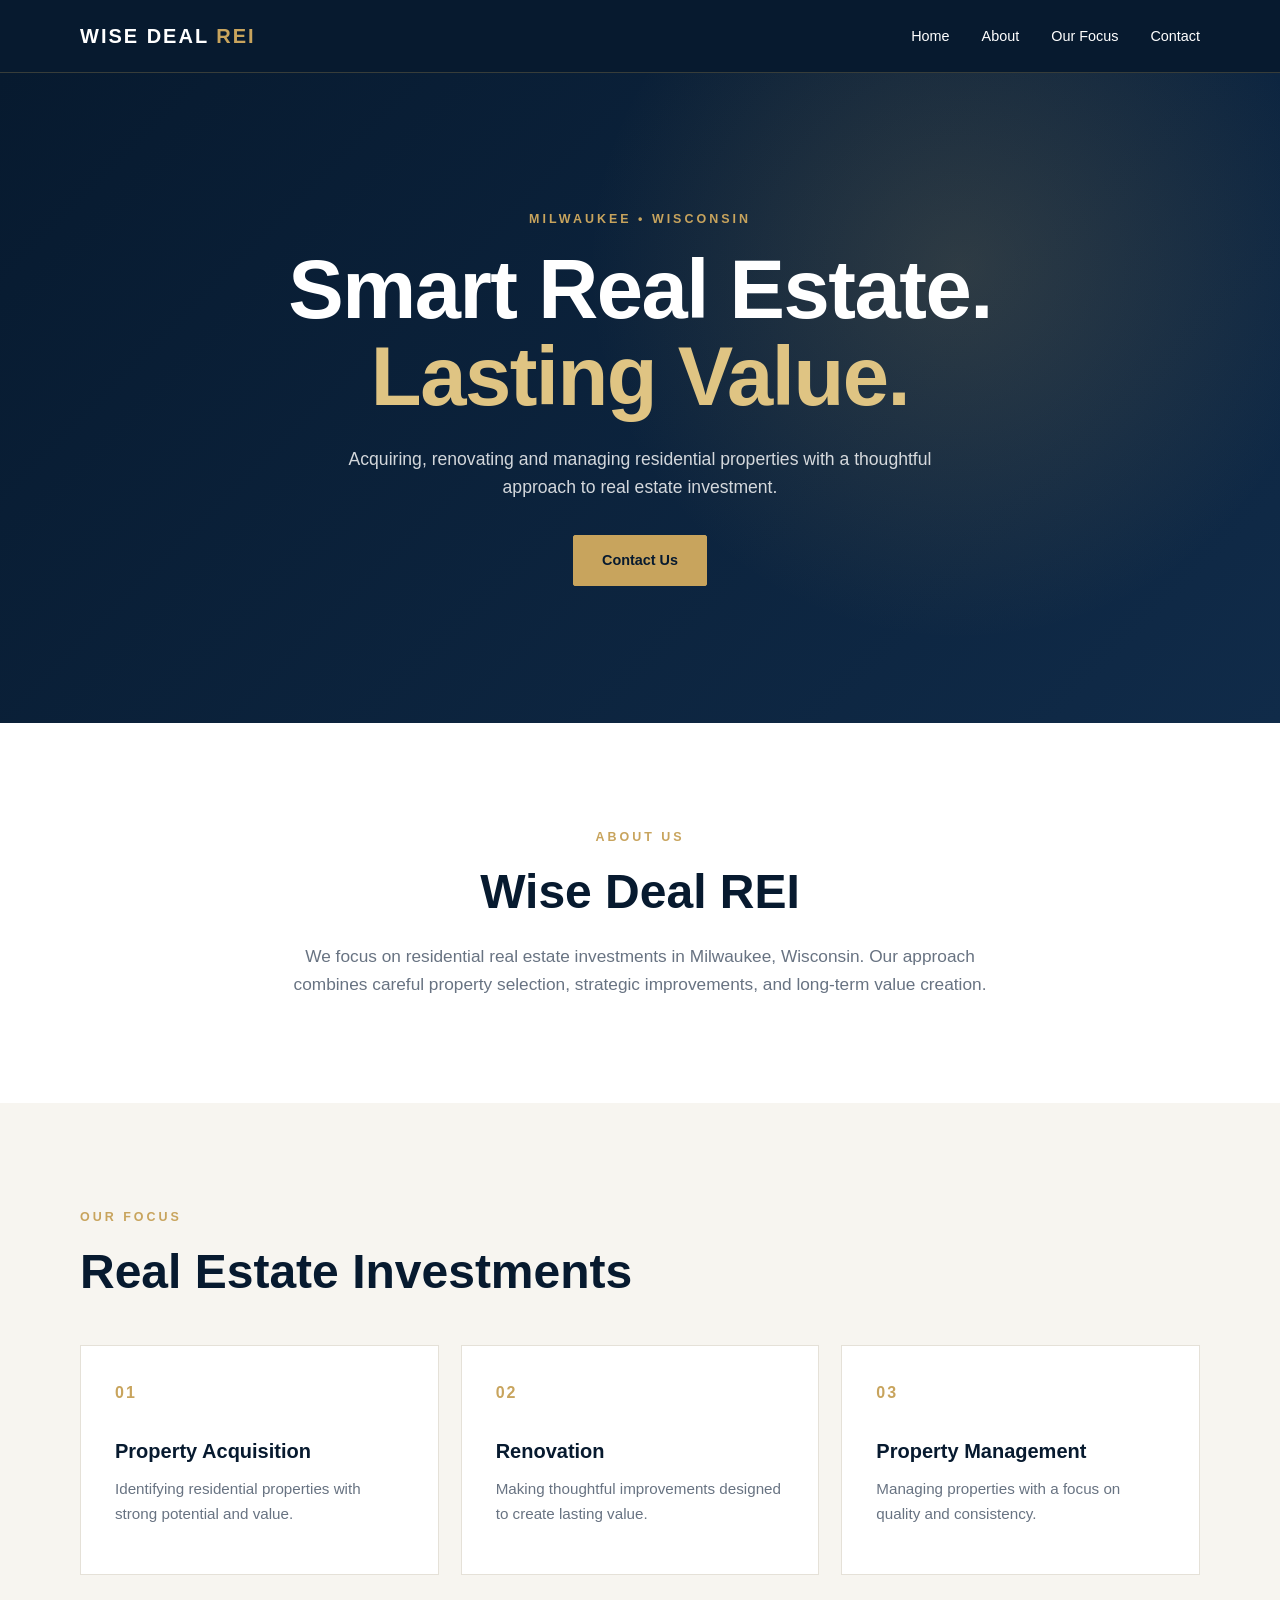
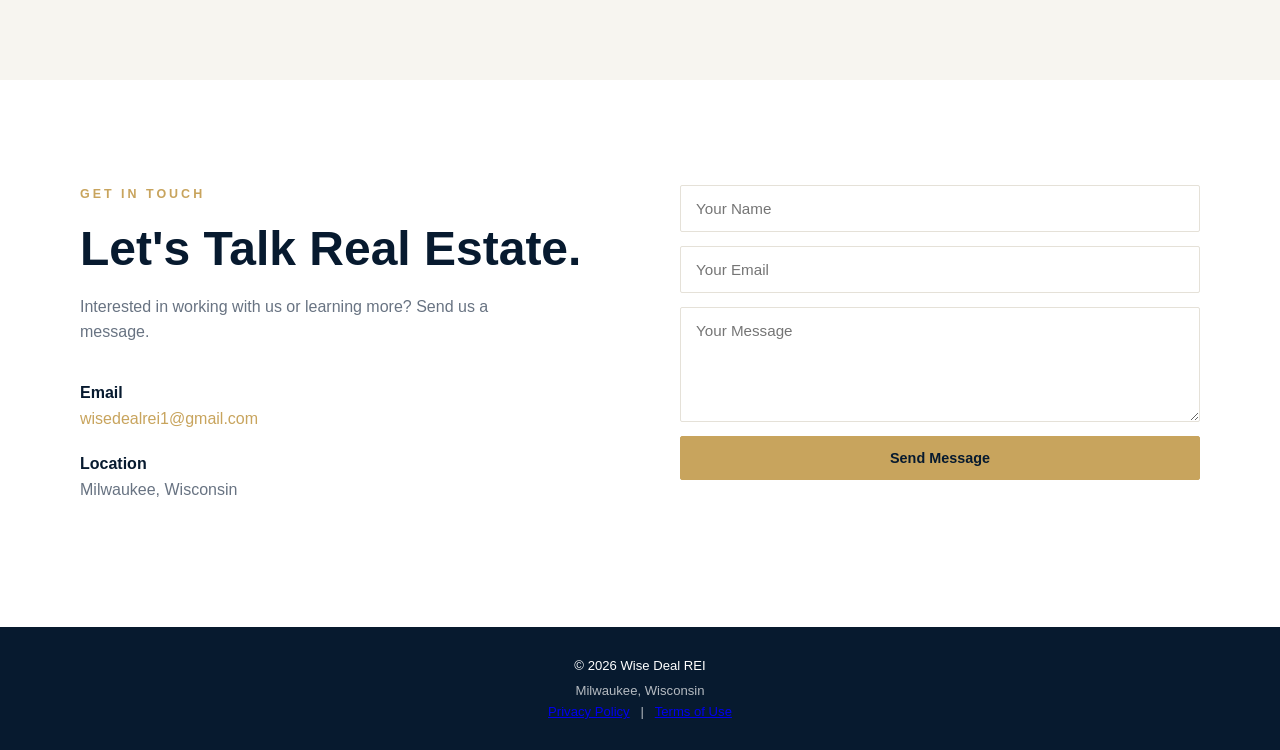
<file: index.html>
<!DOCTYPE html>
<html lang="en">
<head>
  <meta charset="UTF-8">
  <meta name="viewport" content="width=device-width, initial-scale=1.0">
  <meta name="description" content="Wise Deal REI - Residential real estate investment in Milwaukee, Wisconsin.">
  <title>Wise Deal REI | Milwaukee Real Estate</title>
  <link rel="stylesheet" href="styles.css">
</head>
<body>

<nav class="navbar">
  <div class="container nav-container">
    <a class="logo" href="#home">WISE DEAL <span>REI</span></a>
    <ul class="nav-links">
      <li><a href="#home">Home</a></li>
      <li><a href="#about">About</a></li>
      <li><a href="#properties">Our Focus</a></li>
      <li><a href="#contact">Contact</a></li>
    </ul>
  </div>
</nav>

<section id="home" class="hero">
  <div class="hero-content">
    <p class="eyebrow">MILWAUKEE • WISCONSIN</p>
    <h1>Smart Real Estate.<br><span>Lasting Value.</span></h1>
    <p class="hero-text">
      Acquiring, renovating and managing residential properties with a thoughtful approach to real estate investment.
    </p>
    <a href="#contact" class="btn btn-primary">Contact Us</a>
  </div>
</section>

<section id="about" class="about">
  <div class="container narrow">
    <p class="section-label">ABOUT US</p>
    <h2>Wise Deal REI</h2>
    <p>
      We focus on residential real estate investments in Milwaukee, Wisconsin.
      Our approach combines careful property selection, strategic improvements,
      and long-term value creation.
    </p>
  </div>
</section>

<section id="properties" class="properties">
  <div class="container">
    <p class="section-label">OUR FOCUS</p>
    <h2>Real Estate Investments</h2>
    <div class="simple-grid">

      <div class="simple-card">
        <div class="card-number">01</div>
        <h3>Property Acquisition</h3>
        <p>Identifying residential properties with strong potential and value.</p>
      </div>

      <div class="simple-card">
        <div class="card-number">02</div>
        <h3>Renovation</h3>
        <p>Making thoughtful improvements designed to create lasting value.</p>
      </div>

      <div class="simple-card">
        <div class="card-number">03</div>
        <h3>Property Management</h3>
        <p>Managing properties with a focus on quality and consistency.</p>
      </div>

    </div>
  </div>
</section>

<section id="contact" class="contact">
  <div class="container contact-container">

    <div class="contact-copy">
      <p class="section-label">GET IN TOUCH</p>
      <h2>Let's Talk Real Estate.</h2>
      <p>Interested in working with us or learning more? Send us a message.</p>

      <div class="contact-details">
        <p>
          <strong>Email</strong><br>
          <a href="mailto:wisedealrei1@gmail.com">wisedealrei1@gmail.com</a>
        </p>

        <p>
          <strong>Location</strong><br>
          Milwaukee, Wisconsin
        </p>
      </div>
    </div>

    <form class="contact-form" action="https://formspree.io/f/xlgqzavk" method="POST">
      <input type="text" name="name" placeholder="Your Name" required>
      <input type="email" name="email" placeholder="Your Email" required>
      <textarea name="message" placeholder="Your Message" rows="5" required></textarea>
      <button type="submit" class="btn btn-primary">Send Message</button>
    </form>

  </div>
</section>

<footer class="footer">
  <div class="container">
    <p>© 2026 Wise Deal REI</p>
    <p>Milwaukee, Wisconsin</p>
    <p>
      <a href="privacy.html">Privacy Policy</a>
      &nbsp; | &nbsp;
      <a href="terms.html">Terms of Use</a>
    </p>
  </div>
</footer>

</body>
</html>
</file>
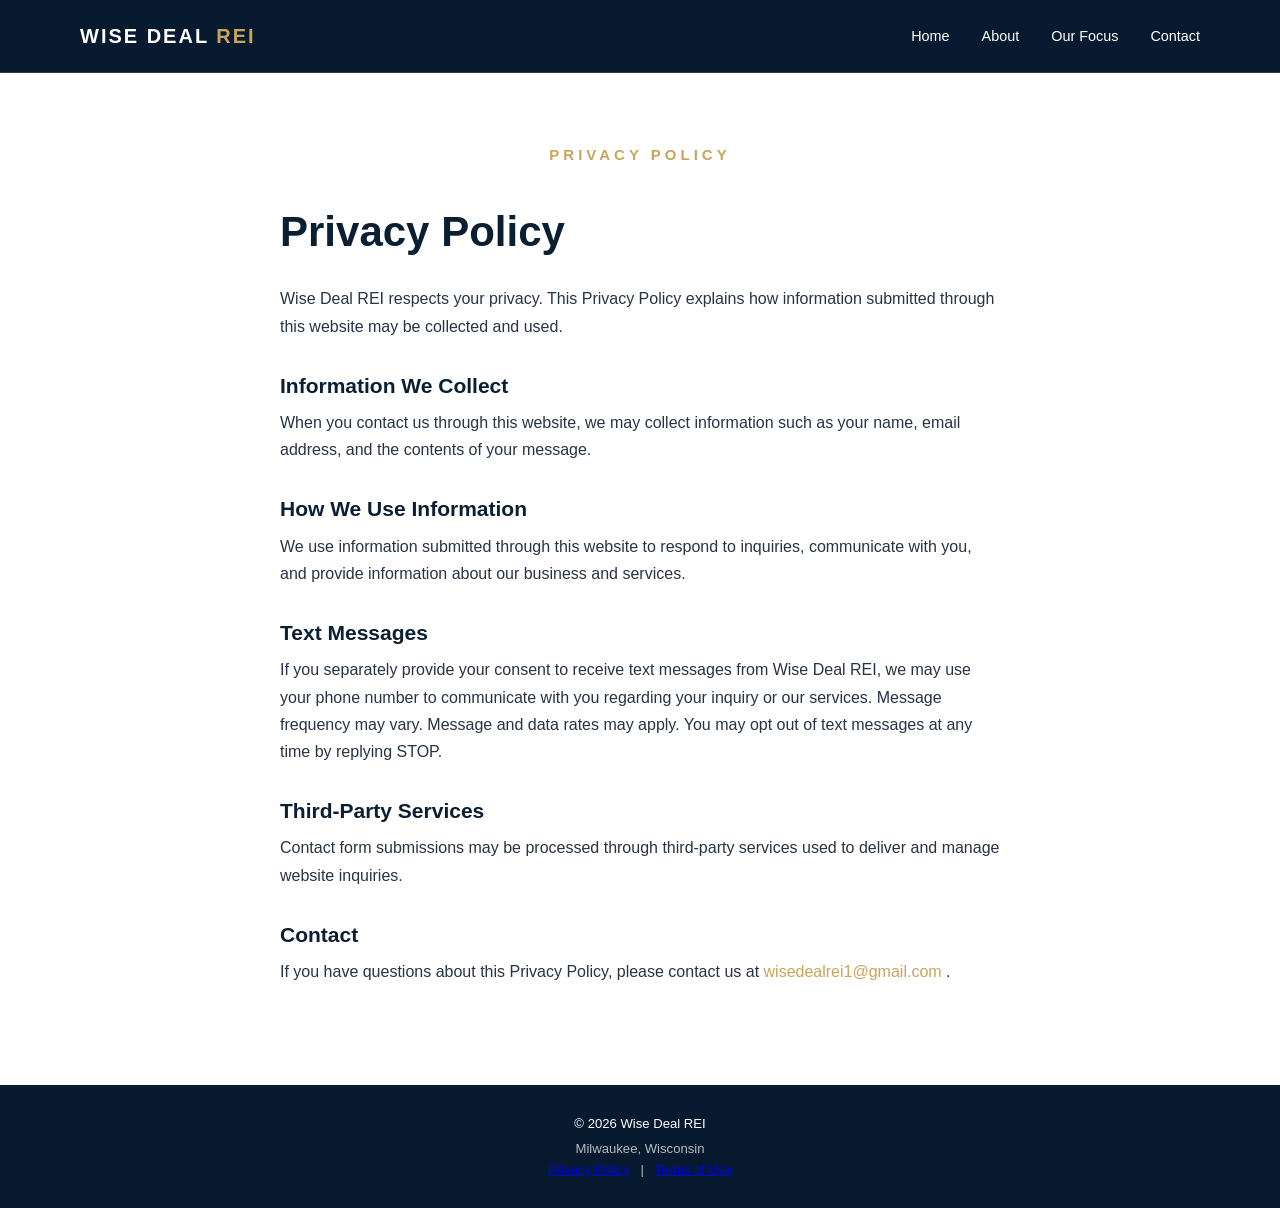
<file: privacy.html>
<!DOCTYPE html>
<html lang="en">
<head>
  <meta charset="UTF-8">
  <meta name="viewport" content="width=device-width, initial-scale=1.0">

  <meta name="description" content="Privacy Policy for Wise Deal REI.">

  <title>Privacy Policy | Wise Deal REI</title>

  <link rel="stylesheet" href="styles.css">

  <style>
    /* Legal page */
    .legal-page {
      background: #ffffff !important;
      padding: 70px 20px 80px !important;
    }

    /* Small gold label - centered */
    .legal-label {
      width: 100% !important;
      text-align: center !important;
      color: #c9a45c !important;
      font-size: 15px !important;
      font-weight: 700 !important;
      letter-spacing: 4px !important;
      margin: 0 0 40px !important;
    }

    /* Main legal content */
    .legal-container {
      width: 100% !important;
      max-width: 720px !important;
      margin: 0 auto !important;
      padding: 0 !important;
      text-align: left !important;
    }

    /* Main title - LEFT aligned */
    .legal-container h1 {
      display: block !important;
      width: 100% !important;
      text-align: left !important;
      color: #0b1f33 !important;
      font-size: 42px !important;
      line-height: 1.2 !important;
      margin: 0 0 28px !important;
      padding: 0 !important;
    }

    /* All paragraphs */
    .legal-container p {
      display: block !important;
      width: 100% !important;
      text-align: left !important;
      color: #273444 !important;
      font-size: 16px !important;
      line-height: 1.7 !important;
      margin: 0 0 20px !important;
      padding: 0 !important;
    }

    /* Section headings */
    .legal-container h2 {
      display: block !important;
      width: 100% !important;
      text-align: left !important;
      color: #0b1f33 !important;
      font-size: 21px !important;
      line-height: 1.3 !important;
      margin: 32px 0 10px !important;
      padding: 0 !important;
    }

    /* Email link */
    .legal-container a {
      color: #c9a45c !important;
      text-decoration: none !important;
    }

    .legal-container a:hover {
      text-decoration: underline !important;
    }
  </style>
</head>

<body>

  <!-- Header -->
  <nav class="navbar">
    <div class="container nav-container">

      <a class="logo" href="index.html">
        WISE DEAL <span>REI</span>
      </a>

      <ul class="nav-links">
        <li><a href="index.html">Home</a></li>
        <li><a href="index.html#about">About</a></li>
        <li><a href="index.html#properties">Our Focus</a></li>
        <li><a href="index.html#contact">Contact</a></li>
      </ul>

    </div>
  </nav>


  <!-- Privacy Policy -->
  <section class="legal-page">

    <div class="legal-label">
      PRIVACY POLICY
    </div>

    <div class="legal-container">

      <h1>
        Privacy Policy
      </h1>

      <p>
        Wise Deal REI respects your privacy. This Privacy Policy explains how
        information submitted through this website may be collected and used.
      </p>

      <h2>
        Information We Collect
      </h2>

      <p>
        When you contact us through this website, we may collect information
        such as your name, email address, and the contents of your message.
      </p>

      <h2>
        How We Use Information
      </h2>

      <p>
        We use information submitted through this website to respond to
        inquiries, communicate with you, and provide information about our
        business and services.
      </p>

      <h2>
        Text Messages
      </h2>

      <p>
        If you separately provide your consent to receive text messages from
        Wise Deal REI, we may use your phone number to communicate with you
        regarding your inquiry or our services. Message frequency may vary.
        Message and data rates may apply. You may opt out of text messages at
        any time by replying STOP.
      </p>

      <h2>
        Third-Party Services
      </h2>

      <p>
        Contact form submissions may be processed through third-party services
        used to deliver and manage website inquiries.
      </p>

      <h2>
        Contact
      </h2>

      <p>
        If you have questions about this Privacy Policy, please contact us at
        <a href="mailto:wisedealrei1@gmail.com">
          wisedealrei1@gmail.com
        </a>.
      </p>

    </div>

  </section>


  <!-- Footer -->
  <footer class="footer">
    <div class="container">

      <p>© 2026 Wise Deal REI</p>

      <p>Milwaukee, Wisconsin</p>

      <p>
        <a href="privacy.html">Privacy Policy</a>
        &nbsp; | &nbsp;
        <a href="terms.html">Terms of Use</a>
      </p>

    </div>
  </footer>

</body>
</html>
</file>
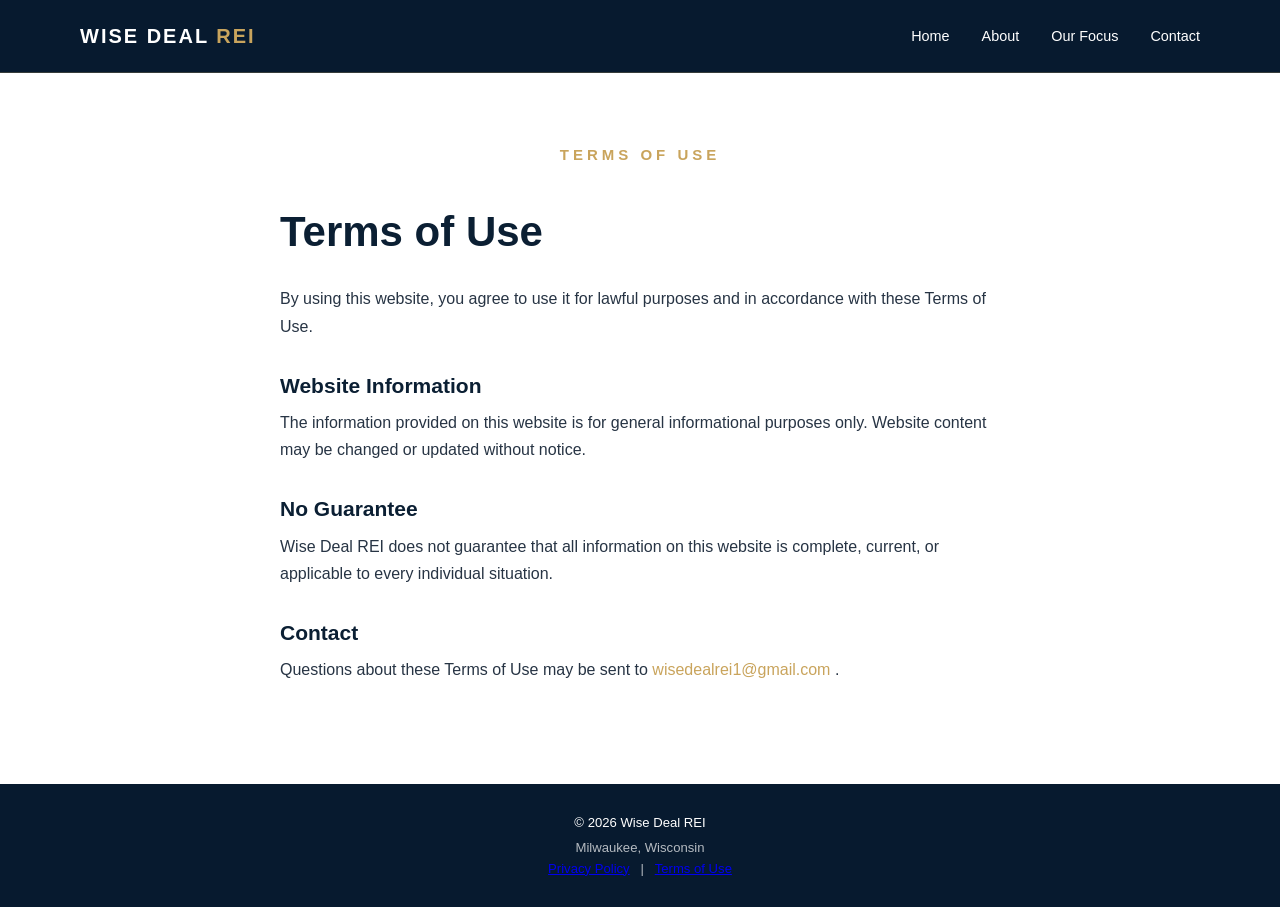
<file: terms.html>
<!DOCTYPE html>
<html lang="en">
<head>
  <meta charset="UTF-8">
  <meta name="viewport" content="width=device-width, initial-scale=1.0">

  <meta name="description" content="Terms of Use for Wise Deal REI.">

  <title>Terms of Use | Wise Deal REI</title>

  <link rel="stylesheet" href="styles.css">

  <style>
    /* Legal page */
    .legal-page {
      background: #ffffff !important;
      padding: 70px 20px 80px !important;
    }

    /* Small gold label */
    .legal-label {
      width: 100% !important;
      text-align: center !important;
      color: #c9a45c !important;
      font-size: 15px !important;
      font-weight: 700 !important;
      letter-spacing: 4px !important;
      margin: 0 0 40px !important;
    }

    /* Main legal content */
    .legal-container {
      width: 100% !important;
      max-width: 720px !important;
      margin: 0 auto !important;
      padding: 0 !important;
      text-align: left !important;
    }

    /* Main title */
    .legal-container h1 {
      display: block !important;
      width: 100% !important;
      text-align: left !important;
      color: #0b1f33 !important;
      font-size: 42px !important;
      line-height: 1.2 !important;
      margin: 0 0 28px !important;
      padding: 0 !important;
    }

    /* All paragraphs */
    .legal-container p {
      display: block !important;
      width: 100% !important;
      text-align: left !important;
      color: #273444 !important;
      font-size: 16px !important;
      line-height: 1.7 !important;
      margin: 0 0 20px !important;
      padding: 0 !important;
    }

    /* Section headings */
    .legal-container h2 {
      display: block !important;
      width: 100% !important;
      text-align: left !important;
      color: #0b1f33 !important;
      font-size: 21px !important;
      line-height: 1.3 !important;
      margin: 32px 0 10px !important;
      padding: 0 !important;
    }

    /* Email link */
    .legal-container a {
      color: #c9a45c !important;
      text-decoration: none !important;
    }

    .legal-container a:hover {
      text-decoration: underline !important;
    }
  </style>
</head>

<body>

  <!-- Header -->
  <nav class="navbar">
    <div class="container nav-container">

      <a class="logo" href="index.html">
        WISE DEAL <span>REI</span>
      </a>

      <ul class="nav-links">
        <li><a href="index.html">Home</a></li>
        <li><a href="index.html#about">About</a></li>
        <li><a href="index.html#properties">Our Focus</a></li>
        <li><a href="index.html#contact">Contact</a></li>
      </ul>

    </div>
  </nav>


  <!-- Terms of Use -->
  <section class="legal-page">

    <div class="legal-label">
      TERMS OF USE
    </div>

    <div class="legal-container">

      <h1>
        Terms of Use
      </h1>

      <p>
        By using this website, you agree to use it for lawful purposes and
        in accordance with these Terms of Use.
      </p>

      <h2>
        Website Information
      </h2>

      <p>
        The information provided on this website is for general informational
        purposes only. Website content may be changed or updated without notice.
      </p>

      <h2>
        No Guarantee
      </h2>

      <p>
        Wise Deal REI does not guarantee that all information on this website is
        complete, current, or applicable to every individual situation.
      </p>

      <h2>
        Contact
      </h2>

      <p>
        Questions about these Terms of Use may be sent to
        <a href="mailto:wisedealrei1@gmail.com">
          wisedealrei1@gmail.com
        </a>.
      </p>

    </div>

  </section>


  <!-- Footer -->
  <footer class="footer">
    <div class="container">

      <p>© 2026 Wise Deal REI</p>

      <p>Milwaukee, Wisconsin</p>

      <p>
        <a href="privacy.html">Privacy Policy</a>
        &nbsp; | &nbsp;
        <a href="terms.html">Terms of Use</a>
      </p>

    </div>
  </footer>

</body>
</html>
</file>
<file: styles.css>
* { margin: 0; padding: 0; box-sizing: border-box; } :root { --navy: #071a2f; --navy-light: #102b49; --gold: #c8a45d; --gold-light: #dfc483; --white: #ffffff; --cream: #f7f5f0; --text: #26313d; --muted: #687382; --border: #e5e1d8; } html { scroll-behavior: smooth; } body { font-family: "Segoe UI", Tahoma, Geneva, Verdana, sans-serif; color: var(--text); background: var(--white); line-height: 1.6; } .container { width: min(1120px, calc(100% - 40px)); margin: 0 auto; } .narrow { max-width: 820px; } .navbar { background: var(--navy); color: var(--white); padding: 20px 0; position: sticky; top: 0; z-index: 100; border-bottom: 1px solid rgba(200,164,93,.25); } .nav-container { display: flex; justify-content: space-between; align-items: center; } .logo { color: var(--white); text-decoration: none; font-size: 1.25rem; font-weight: 700; letter-spacing: 2px; } .logo span { color: var(--gold); } .nav-links { display: flex; list-style: none; gap: 32px; } .nav-links a { color: var(--white); text-decoration: none; font-size: .9rem; transition: color .25s ease; } .nav-links a:hover { color: var(--gold-light); } .hero { min-height: 650px; display: flex; align-items: center; background: radial-gradient(circle at 75% 30%, rgba(200,164,93,.18), transparent 35%), linear-gradient(135deg, var(--navy), var(--navy-light)); color: var(--white); text-align: center; padding: 90px 20px; } .hero-content { max-width: 820px; margin: 0 auto; } .eyebrow, .section-label { color: var(--gold); font-size: .78rem; font-weight: 700; letter-spacing: 3px; margin-bottom: 16px; } .hero h1 { font-size: clamp(2.7rem, 7vw, 5.2rem); line-height: 1.05; font-weight: 600; letter-spacing: -1.5px; margin-bottom: 24px; } .hero h1 span { color: var(--gold-light); } .hero-text { max-width: 650px; margin: 0 auto 34px; font-size: 1.1rem; color: rgba(255,255,255,.82); } .btn { display: inline-block; padding: 13px 28px; border-radius: 2px; text-decoration: none; font-weight: 700; font-size: .9rem; border: 1px solid var(--gold); cursor: pointer; transition: all .25s ease; } .btn-primary { background: var(--gold); color: var(--navy); } .btn-primary:hover { background: var(--gold-light); border-color: var(--gold-light); transform: translateY(-1px); } .about { padding: 105px 20px; text-align: center; } .about h2, .properties h2, .contact h2 { color: var(--navy); font-size: clamp(2rem, 4vw, 3rem); line-height: 1.15; margin-bottom: 24px; font-weight: 600; } .about > .container > p:last-child { color: var(--muted); font-size: 1.08rem; max-width: 720px; margin: 0 auto; } .properties { background: var(--cream); padding: 105px 20px; } .simple-grid { display: grid; grid-template-columns: repeat(3, 1fr); gap: 22px; margin-top: 45px; } .simple-card { background: var(--white); padding: 34px; border: 1px solid var(--border); min-height: 230px; transition: transform .25s ease, box-shadow .25s ease; } .simple-card:hover { transform: translateY(-4px); box-shadow: 0 12px 30px rgba(7,26,47,.08); } .card-number { color: var(--gold); font-weight: 700; letter-spacing: 2px; margin-bottom: 30px; } .simple-card h3 { color: var(--navy); font-size: 1.25rem; margin-bottom: 10px; } .simple-card p { color: var(--muted); font-size: .95rem; } .contact { padding: 105px 20px; } .contact-container { display: grid; grid-template-columns: 1fr 1fr; gap: 80px; align-items: start; } .contact-copy h2 { margin-bottom: 18px; } .contact-copy > p:not(.section-label) { color: var(--muted); max-width: 450px; } .contact-details { margin-top: 35px; } .contact-details p { margin-bottom: 20px; color: var(--muted); } .contact-details strong { color: var(--navy); } .contact-details a { color: var(--gold); text-decoration: none; } .contact-form { display: flex; flex-direction: column; gap: 14px; } .contact-form input, .contact-form textarea { width: 100%; padding: 14px 15px; border: 1px solid var(--border); border-radius: 2px; font-family: inherit; font-size: .95rem; color: var(--text); background: #fff; } .contact-form input:focus, .contact-form textarea:focus { outline: none; border-color: var(--gold); } .contact-form textarea { resize: vertical; } .footer { background: var(--navy); color: rgba(255,255,255,.7); text-align: center; padding: 28px 20px; font-size: .82rem; } .footer p:first-child { color: var(--white); margin-bottom: 4px; } @media (max-width: 760px) { .nav-container { flex-direction: column; gap: 14px; } .nav-links { gap: 18px; flex-wrap: wrap; justify-content: center; } .hero { min-height: 570px; } .simple-grid, .contact-container { grid-template-columns: 1fr; } .contact-container { gap: 45px; } .about, .properties, .contact { padding: 75px 20px; } }
</file>
